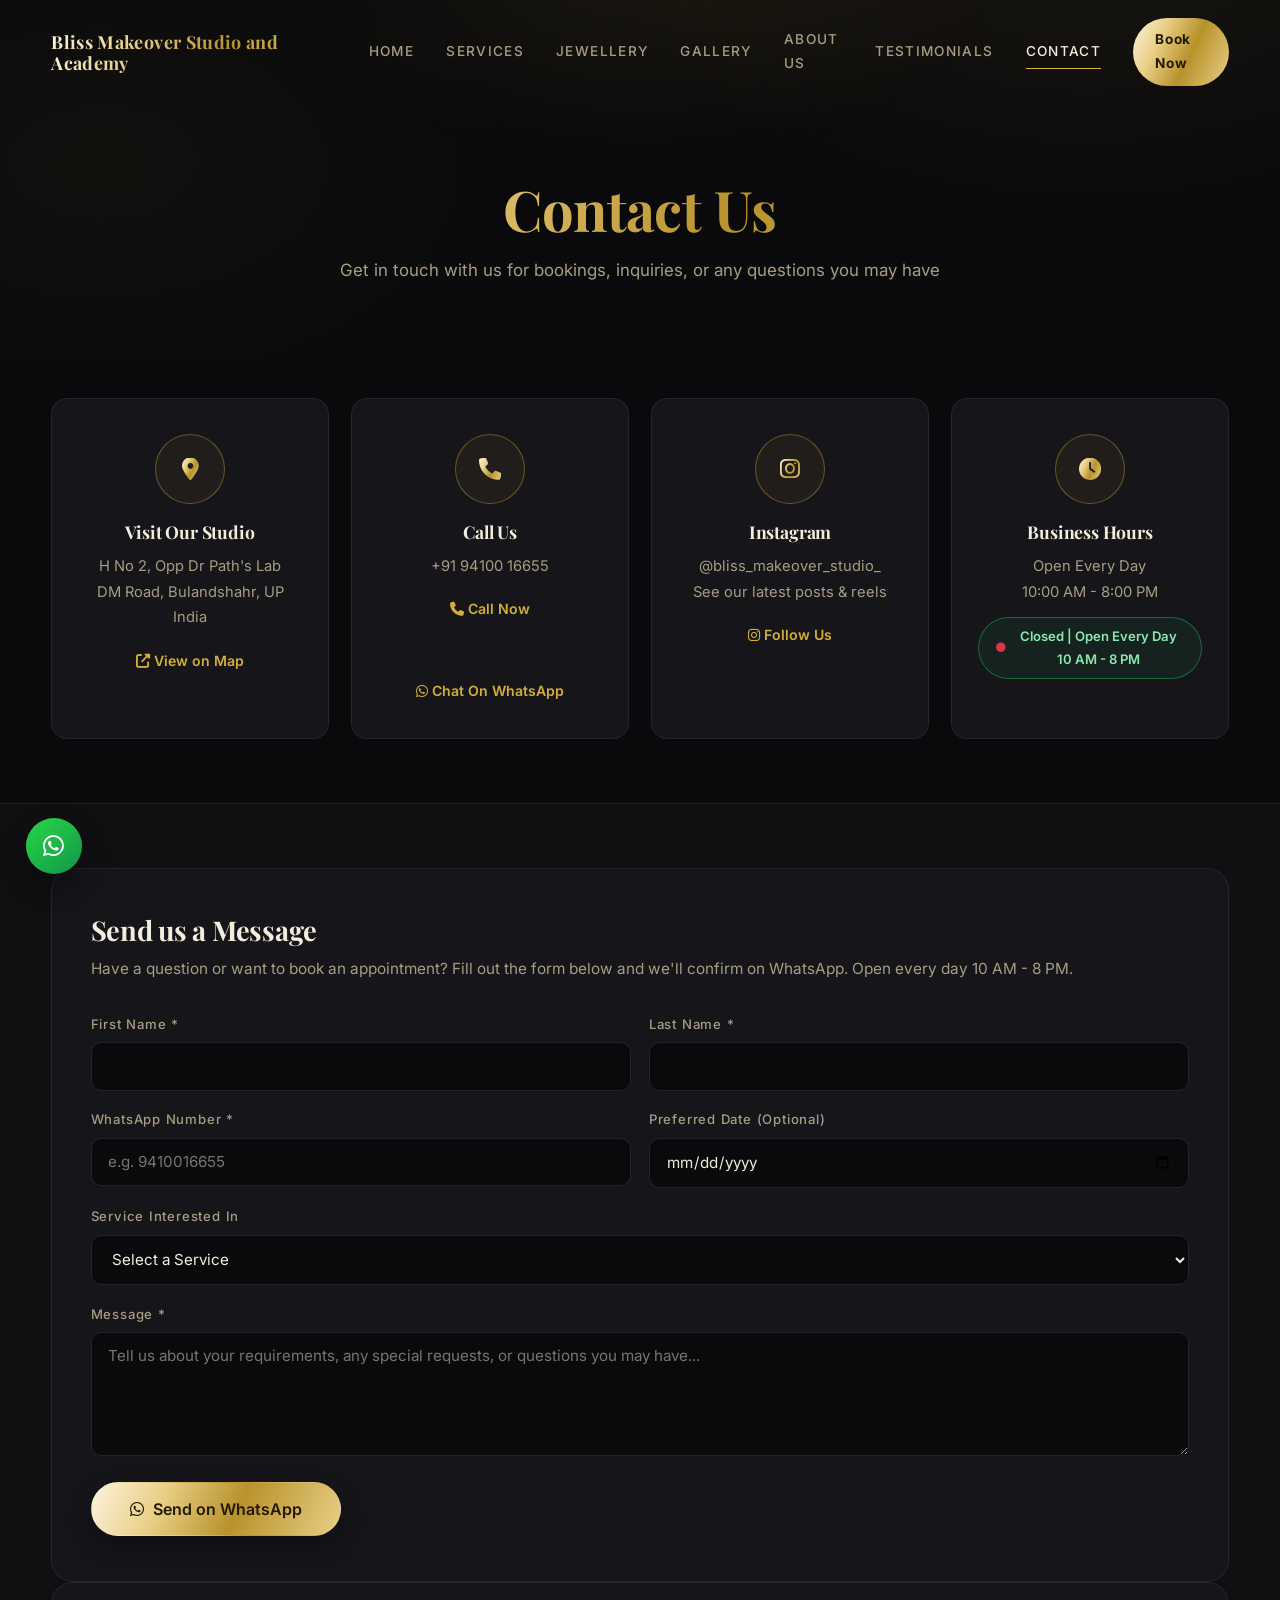
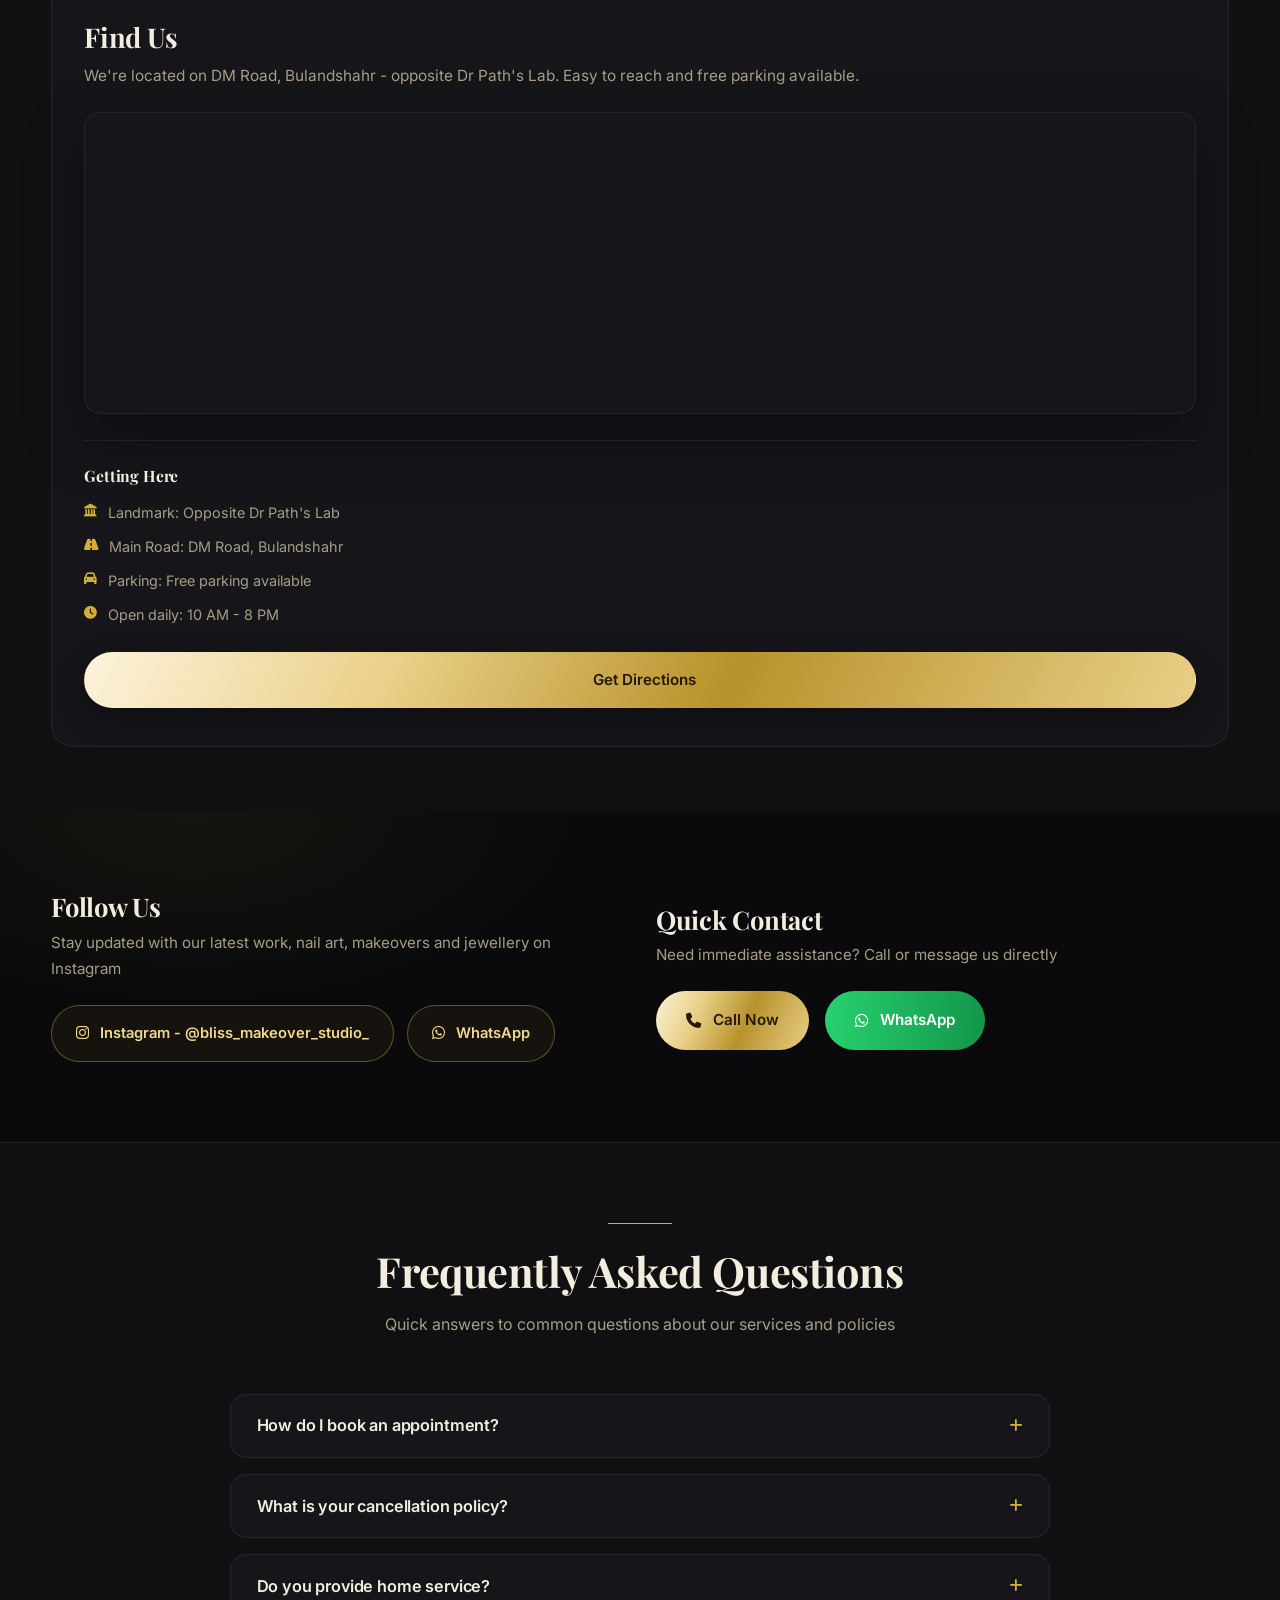
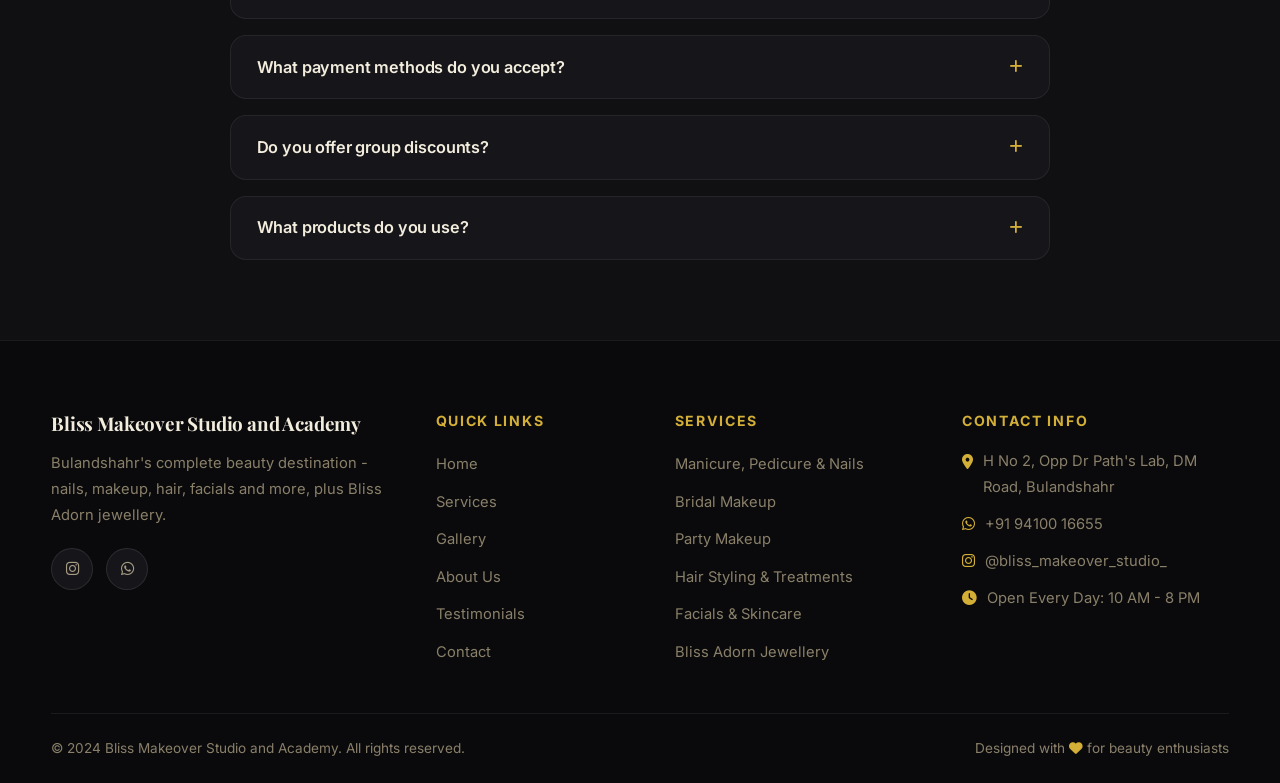
<file: contact.html>
<!DOCTYPE html>
<html lang="en">
<head>
    <meta charset="UTF-8">
    <meta name="viewport" content="width=device-width, initial-scale=1.0">
    <meta name="description" content="Contact Bliss Makeover Studio and Academy in Bulandshahr. Find our location, phone number, and business hours. Book your appointment on WhatsApp or visit us on DM Road.">
    <meta name="keywords" content="contact Bliss Makeover Studio and Academy, Bulandshahr makeover studio, beauty salon contact, makeup artist phone number, studio location">
    <title>Contact Us - Bliss Makeover Studio and Academy | Bulandshahr</title>
    
    <!-- Favicon -->
    <link rel="icon" type="image/x-icon" href="assets/favicon.ico">
    
    <!-- PWA Manifest -->
    <link rel="manifest" href="manifest.json">
    
    <!-- Theme Color -->
    <meta name="theme-color" content="#0a0a0c">
    
    <!-- Font Awesome -->
    <link rel="stylesheet" href="https://cdnjs.cloudflare.com/ajax/libs/font-awesome/6.4.0/css/all.min.css">
    
    <!-- Google Fonts -->
    <link href="https://fonts.googleapis.com/css2?family=Playfair+Display:wght@400;500;600;700&family=Inter:wght@300;400;500;600;700&display=swap" rel="stylesheet">
    
    <!-- Custom CSS -->
    <link rel="stylesheet" href="css/style.css">
    <link rel="stylesheet" href="css/contact.css">
</head>
<body>
    <!-- Navigation -->
    <nav class="navbar" id="navbar">
        <div class="nav-container">
            <div class="nav-logo">
                <h2>Bliss Makeover Studio and Academy</h2>
            </div>
            <div class="nav-menu" id="nav-menu">
                <a href="index.html" class="nav-link">Home</a>
                <a href="services.html" class="nav-link">Services</a>
                <a href="jewellery.html" class="nav-link">Jewellery</a>
                <a href="gallery.html" class="nav-link">Gallery</a>
                <a href="about.html" class="nav-link">About Us</a>
                <a href="testimonials.html" class="nav-link">Testimonials</a>
                <a href="contact.html" class="nav-link active">Contact</a>
                <a href="https://wa.me/919410016655?text=Hi%20Bliss%2C%20I%20want%20to%20book%20an%20appointment" class="nav-link book-now-btn">Book Now</a>
            </div>
            <div class="hamburger" id="hamburger">
                <span class="bar"></span>
                <span class="bar"></span>
                <span class="bar"></span>
            </div>
        </div>
    </nav>

    <!-- Page Header -->
    <section class="page-header">
        <div class="container">
            <h1>Contact Us</h1>
            <p>Get in touch with us for bookings, inquiries, or any questions you may have</p>
        </div>
    </section>

    <!-- Contact Information -->
    <section class="contact-info-section">
        <div class="container">
            <div class="contact-grid">
                <div class="contact-card">
                    <div class="contact-icon">
                        <i class="fas fa-map-marker-alt"></i>
                    </div>
                    <h3>Visit Our Studio</h3>
                    <p>H No 2, Opp Dr Path's Lab<br>DM Road, Bulandshahr, UP<br>India</p>
                    <a href="https://www.google.com/maps/search/?api=1&query=H+No+2,+Opp+Dr+Path's+Lab,+DM+Road,+Bulandshahr" target="_blank" class="contact-link">
                        <i class="fas fa-external-link-alt"></i> View on Map
                    </a>
                </div>

                <div class="contact-card">
                    <div class="contact-icon">
                        <i class="fas fa-phone"></i>
                    </div>
                    <h3>Call Us</h3>
                    <p>+91 94100 16655</p>
                    <a href="tel:+919410016655" class="contact-link">
                        <i class="fas fa-phone"></i> Call Now
                    </a>
                    <br>
                    <a href="https://wa.me/919410016655" target="_blank" class="contact-link">
                        <i class="fab fa-whatsapp"></i> Chat On WhatsApp
                    </a>
                </div>

                <div class="contact-card">
                    <div class="contact-icon">
                        <i class="fab fa-instagram"></i>
                    </div>
                    <h3>Instagram</h3>
                    <p>@bliss_makeover_studio_<br>See our latest posts & reels</p>
                    <a href="https://www.instagram.com/bliss_makeover_studio_" target="_blank" class="contact-link">
                        <i class="fab fa-instagram"></i> Follow Us
                    </a>
                </div>

                <div class="contact-card">
                    <div class="contact-icon">
                        <i class="fas fa-clock"></i>
                    </div>
                    <h3>Business Hours</h3>
                    <p>Open Every Day<br>10:00 AM - 8:00 PM</p>
                    <span class="status-indicator">
                        <i class="fas fa-circle"></i> Open Every Day
                    </span>
                </div>
            </div>
        </div>
    </section>

    <!-- Contact Form & Map -->
    <section class="contact-form-map">
        <div class="container">
            <div class="contact-content">
                <div class="contact-form-section">
                    <h2>Send us a Message</h2>
                    <p>Have a question or want to book an appointment? Fill out the form below and we'll confirm on WhatsApp. Open every day 10 AM - 8 PM.</p>
                    
                    <form id="contactForm" class="contact-form">
                        <div class="form-row">
                            <div class="form-group">
                                <label for="firstName">First Name *</label>
                                <input type="text" id="firstName" name="firstName" required>
                            </div>
                            <div class="form-group">
                                <label for="lastName">Last Name *</label>
                                <input type="text" id="lastName" name="lastName" required>
                            </div>
                        </div>
                        
                        <div class="form-row">
                            <div class="form-group">
                                <label for="phone">WhatsApp Number *</label>
                                <input type="tel" id="phone" name="phone" placeholder="e.g. 9410016655" required>
                            </div>
                            <div class="form-group">
                                <label for="preferredDate">Preferred Date (Optional)</label>
                                <input type="date" id="preferredDate" name="preferredDate">
                            </div>
                        </div>
                        
                        <div class="form-group">
                            <label for="service">Service Interested In</label>
                            <select id="service" name="service">
                                <option value="">Select a Service</option>
                                <option value="nails">Manicure / Pedicure / Nails</option>
                                <option value="facial">Facials & Skincare</option>
                                <option value="hair">Hair Styling & Treatments</option>
                                <option value="makeup">Bridal & Party Makeup</option>
                                <option value="waxing">Waxing & Threading</option>
                                <option value="jewellery">Bliss Adorn Jewellery</option>
                                <option value="other">Other</option>
                            </select>
                        </div>
                        
                        <div class="form-group">
                            <label for="message">Message *</label>
                            <textarea id="message" name="message" rows="5" placeholder="Tell us about your requirements, any special requests, or questions you may have..." required></textarea>
                        </div>
                        
                        <button type="submit" class="btn btn-primary btn-large">
                            <i class="fab fa-whatsapp"></i> Send on WhatsApp
                        </button>
                    </form>
                </div>

                <div class="map-section">
                    <h2>Find Us</h2>
                    <p>We're located on DM Road, Bulandshahr - opposite Dr Path's Lab. Easy to reach and free parking available.</p>
                    
                    <div class="map-container">
                        <iframe
                            src="https://www.google.com/maps?q=H+No+2,+Opp+Dr+Path%27s+Lab,+DM+Road,+Bulandshahr+203001&output=embed"
                            width="100%" height="300" style="border: 0; display: block;" allowfullscreen loading="lazy"
                            referrerpolicy="no-referrer-when-downgrade" title="Bliss Makeover Studio and Academy location map">
                        </iframe>
                    </div>
                    
                    <div class="map-info">
                        <div class="map-details">
                            <h4>Getting Here</h4>
                            <ul>
                                <li><i class="fas fa-landmark"></i> Landmark: Opposite Dr Path's Lab</li>
                                <li><i class="fas fa-road"></i> Main Road: DM Road, Bulandshahr</li>
                                <li><i class="fas fa-car"></i> Parking: Free parking available</li>
                                <li><i class="fas fa-clock"></i> Open daily: 10 AM - 8 PM</li>
                            </ul>
                            <a href="https://www.google.com/maps/search/?api=1&query=H+No+2,+Opp+Dr+Path's+Lab,+DM+Road,+Bulandshahr" target="_blank" class="btn btn-primary" style="width: 100%; margin-top: 1rem;">
                                <i class="fas fa-directions-turn"></i> Get Directions
                            </a>
                        </div>
                    </div>
                </div>
            </div>
        </div>
    </section>

    <!-- Social Media & Quick Contact -->
    <section class="social-quick-contact">
        <div class="container">
            <div class="social-section">
                <h2>Follow Us</h2>
                <p>Stay updated with our latest work, nail art, makeovers and jewellery on Instagram</p>
                <div class="social-links">
                    <a href="https://www.instagram.com/bliss_makeover_studio_" target="_blank" class="social-link instagram">
                        <i class="fab fa-instagram"></i>
                        <span>Instagram - @bliss_makeover_studio_</span>
                    </a>
                    <a href="https://wa.me/919410016655" target="_blank" class="social-link whatsapp">
                        <i class="fab fa-whatsapp"></i>
                        <span>WhatsApp</span>
                    </a>
                </div>
            </div>

            <div class="quick-contact-section">
                <h2>Quick Contact</h2>
                <p>Need immediate assistance? Call or message us directly</p>
                <div class="quick-contact-buttons">
                    <a href="tel:+919410016655" class="quick-btn phone">
                        <i class="fas fa-phone"></i>
                        <span>Call Now</span>
                    </a>
                    <a href="https://wa.me/919410016655?text=Hi%20Bliss%2C%20I%20need%20assistance" class="quick-btn whatsapp" target="_blank">
                        <i class="fab fa-whatsapp"></i>
                        <span>WhatsApp</span>
                    </a>
                </div>
            </div>
        </div>
    </section>

    <!-- FAQ Section -->
    <section class="faq-section">
        <div class="container">
            <div class="section-header">
                <h2>Frequently Asked Questions</h2>
                <p>Quick answers to common questions about our services and policies</p>
            </div>
            
            <div class="faq-grid">
                <div class="faq-item">
                    <div class="faq-question">
                        <h3>How do I book an appointment?</h3>
                        <i class="fas fa-plus"></i>
                    </div>
                    <div class="faq-answer">
                        <p>You can book an appointment by calling us at +91 94100 16655, using our online booking form, or visiting our studio. We recommend booking 1-2 weeks in advance for regular services and 2-3 months for bridal packages.</p>
                    </div>
                </div>

                <div class="faq-item">
                    <div class="faq-question">
                        <h3>What is your cancellation policy?</h3>
                        <i class="fas fa-plus"></i>
                    </div>
                    <div class="faq-answer">
                        <p>We require 48 hours notice for cancellations. Cancellations made within 48 hours may be subject to a 50% cancellation fee. For bridal packages, we require 1 week notice for cancellations.</p>
                    </div>
                </div>

                <div class="faq-item">
                    <div class="faq-question">
                        <h3>Do you provide home service?</h3>
                        <i class="fas fa-plus"></i>
                    </div>
                    <div class="faq-answer">
                        <p>Yes, we provide home service for an additional travel fee. This is especially popular for bridal packages and group bookings. Please contact us for pricing and availability.</p>
                    </div>
                </div>

                <div class="faq-item">
                    <div class="faq-question">
                        <h3>What payment methods do you accept?</h3>
                        <i class="fas fa-plus"></i>
                    </div>
                    <div class="faq-answer">
                        <p>We accept cash, credit/debit cards, UPI payments, and digital wallets. For bridal packages, we require a 50% advance payment at the time of booking.</p>
                    </div>
                </div>

                <div class="faq-item">
                    <div class="faq-question">
                        <h3>Do you offer group discounts?</h3>
                        <i class="fas fa-plus"></i>
                    </div>
                    <div class="faq-answer">
                        <p>Yes, we offer special rates for group bookings of 3 or more people. Contact us for custom pricing and packages for your group.</p>
                    </div>
                </div>

                <div class="faq-item">
                    <div class="faq-question">
                        <h3>What products do you use?</h3>
                        <i class="fas fa-plus"></i>
                    </div>
                    <div class="faq-answer">
                        <p>We use only premium, professional-grade makeup brands including MAC, Bobbi Brown, NARS, and other high-quality products that are safe for all skin types and provide long-lasting results.</p>
                    </div>
                </div>
            </div>
        </div>
    </section>

    <!-- Footer -->
    <footer class="footer">
        <div class="container">
            <div class="footer-content">
                <div class="footer-section">
                    <h3>Bliss Makeover Studio and Academy</h3>
                    <p>Bulandshahr's complete beauty destination - nails, makeup, hair, facials and more, plus Bliss Adorn jewellery.</p>
                    <div class="social-links">
                        <a href="https://www.instagram.com/bliss_makeover_studio_" target="_blank" class="social-link"><i class="fab fa-instagram"></i></a>
                        
                        <a href="https://wa.me/919410016655" target="_blank" class="social-link"><i class="fab fa-whatsapp"></i></a>
                    </div>
                </div>
                <div class="footer-section">
                    <h4>Quick Links</h4>
                    <ul>
                        <li><a href="index.html">Home</a></li>
                        <li><a href="services.html">Services</a></li>
                        <li><a href="gallery.html">Gallery</a></li>
                        <li><a href="about.html">About Us</a></li>
                        <li><a href="testimonials.html">Testimonials</a></li>
                        <li><a href="contact.html">Contact</a></li>
                    </ul>
                </div>
                <div class="footer-section">
                    <h4>Services</h4>
                    <ul>
                        <li><a href="services.html#nails">Manicure, Pedicure & Nails</a></li>
                        <li><a href="services.html#bridal">Bridal Makeup</a></li>
                        <li><a href="services.html#party">Party Makeup</a></li>
                        <li><a href="services.html#hair">Hair Styling & Treatments</a></li>
                        <li><a href="services.html#facial">Facials & Skincare</a></li>
                        <li><a href="jewellery.html">Bliss Adorn Jewellery</a></li>
                    </ul>
                </div>
                <div class="footer-section">
                    <h4>Contact Info</h4>
                    <div class="contact-info">
                        <p><i class="fas fa-map-marker-alt"></i> H No 2, Opp Dr Path's Lab, DM Road, Bulandshahr</p>
                        <p><i class="fab fa-whatsapp"></i> +91 94100 16655</p>
                        <p><i class="fab fa-instagram"></i> @bliss_makeover_studio_</p>
                        <p><i class="fas fa-clock"></i> Open Every Day: 10 AM - 8 PM</p>
                    </div>
                </div>
            </div>
            <div class="footer-bottom">
                <p>&copy; 2024 Bliss Makeover Studio and Academy. All rights reserved.</p>
                <p>Designed with <i class="fas fa-heart"></i> for beauty enthusiasts</p>
            </div>
        </div>
    </footer>

    <!-- Floating WhatsApp Button -->
    <a href="https://wa.me/919410016655?text=Hi%20Bliss%2C%20I%20want%20to%20book%20an%20appointment" target="_blank" class="whatsapp-float" aria-label="Chat with us on WhatsApp">
        <i class="fab fa-whatsapp"></i>
    </a>

    <!-- Back to Top Button -->
    <button class="back-to-top" id="backToTop">
        <i class="fas fa-arrow-up"></i>
    </button>

    <!-- JavaScript -->
    <script src="js/script.js"></script>
    <script src="js/contact.js"></script>
</body>
</html>
</file>
<file: css/style.css>
/* ============================================================
   BLISS MAKEOVER STUDIO - CHROME LUXURY DESIGN SYSTEM
   ============================================================ */

:root {
    --bg-0: #0a0a0c;
    --bg-1: #101013;
    --bg-2: #15151a;
    --bg-3: #1c1c23;
    --line: rgba(255, 255, 255, 0.07);
    --line-2: rgba(212, 175, 55, 0.28);
    --t-1: #f3eddd;
    --t-2: #a89d84;
    --t-3: #8a806a;
    --gold: #d4af37;
    --gold-light: #f0d98c;
    --gold-deep: #8a6a1f;
    --whatsapp: #25d366;
    --chrome: linear-gradient(115deg, #fdf3dc 0%, #e9cf87 28%, #b8922b 58%, #e9cf87 100%);
    --gold-line: linear-gradient(90deg, transparent, rgba(212, 175, 55, 0.55), transparent);
    --radius: 16px;
    --radius-lg: 22px;
    --shadow: 0 24px 60px rgba(0, 0, 0, 0.38);
}

* {
    margin: 0;
    padding: 0;
    box-sizing: border-box;
}

html {
    scroll-behavior: smooth;
}

body {
    background: var(--bg-0);
    color: var(--t-1);
    font-family: 'Inter', sans-serif;
    font-size: 16px;
    line-height: 1.75;
    overflow-x: hidden;
}

h1, h2, h3, h4 {
    font-family: 'Playfair Display', serif;
    font-weight: 700;
    line-height: 1.18;
    letter-spacing: -0.01em;
}

a {
    text-decoration: none;
    color: inherit;
    transition: color 0.25s ease;
}

img {
    max-width: 100%;
    display: block;
}

ul {
    list-style: none;
}

body::before {
    content: "";
    position: fixed;
    inset: 0;
    z-index: -2;
    background:
        radial-gradient(800px 480px at 85% -8%, rgba(212, 175, 55, 0.07), transparent 60%),
        radial-gradient(700px 420px at 8% 18%, rgba(212, 175, 55, 0.04), transparent 60%),
        var(--bg-0);
}

.container {
    width: min(1180px, 92%);
    margin: 0 auto;
}

/* ============ NAVIGATION ============ */

.navbar {
    position: fixed;
    top: 0;
    left: 0;
    right: 0;
    z-index: 1000;
    padding: 1.15rem 0;
    transition: background 0.35s ease, padding 0.35s ease, border-color 0.35s ease;
    border-bottom: 1px solid transparent;
}

.navbar.scrolled {
    background: rgba(10, 10, 13, 0.86);
    backdrop-filter: blur(14px);
    -webkit-backdrop-filter: blur(14px);
    border-bottom-color: var(--line);
    padding: 0.7rem 0;
}

.nav-container {
    width: min(1180px, 92%);
    margin: 0 auto;
    display: flex;
    align-items: center;
    justify-content: space-between;
    gap: 1.5rem;
}

.nav-logo h2 {
    font-family: 'Playfair Display', serif;
    font-size: 1.12rem;
    font-weight: 700;
    letter-spacing: 0.02em;
    background: var(--chrome);
    -webkit-background-clip: text;
    background-clip: text;
    -webkit-text-fill-color: transparent;
}

.nav-menu {
    display: flex;
    align-items: center;
    gap: 2rem;
}

.nav-link {
    position: relative;
    font-size: 0.85rem;
    font-weight: 500;
    letter-spacing: 0.1em;
    text-transform: uppercase;
    color: var(--t-2);
    padding: 0.3rem 0;
}

.nav-link::after {
    content: "";
    position: absolute;
    left: 0;
    bottom: 0;
    height: 1px;
    width: 0;
    background: var(--gold);
    transition: width 0.3s ease;
}

.nav-link:hover,
.nav-link.active {
    color: var(--t-1);
}

.nav-link:hover::after,
.nav-link.active::after {
    width: 100%;
}

.nav-link.book-now-btn {
    background: var(--chrome);
    color: #241a04;
    padding: 0.62rem 1.4rem;
    border-radius: 999px;
    text-transform: none;
    letter-spacing: 0.04em;
    font-weight: 700;
    transition: transform 0.25s ease, box-shadow 0.25s ease;
}

.nav-link.book-now-btn:hover {
    transform: translateY(-2px);
    box-shadow: 0 10px 26px rgba(0, 0, 0, 0.4);
}

.nav-link.book-now-btn::after {
    display: none;
}

.hamburger {
    display: none;
    flex-direction: column;
    gap: 6px;
    cursor: pointer;
    padding: 6px;
}

.hamburger .bar {
    width: 26px;
    height: 2px;
    border-radius: 3px;
    background: var(--gold);
    transition: 0.3s ease;
}

.hamburger.active .bar:nth-child(1) { transform: translateY(8px) rotate(45deg); }
.hamburger.active .bar:nth-child(2) { opacity: 0; }
.hamburger.active .bar:nth-child(3) { transform: translateY(-8px) rotate(-45deg); }

/* ============ BUTTONS ============ */

.btn {
    display: inline-flex;
    align-items: center;
    justify-content: center;
    gap: 0.55rem;
    padding: 0.85rem 1.9rem;
    border-radius: 999px;
    font-family: 'Inter', sans-serif;
    font-weight: 600;
    font-size: 0.95rem;
    border: 1px solid transparent;
    cursor: pointer;
    transition: transform 0.25s ease, box-shadow 0.25s ease, background 0.25s ease, border-color 0.25s ease, color 0.25s ease;
}

.btn-primary {
    background: var(--chrome);
    color: #241a04;
    box-shadow: 0 10px 28px rgba(0, 0, 0, 0.3);
}

.btn-primary:hover {
    transform: translateY(-2px);
    box-shadow: 0 16px 38px rgba(0, 0, 0, 0.42);
}

.btn-secondary {
    background: transparent;
    color: var(--t-1);
    border-color: rgba(212, 175, 55, 0.45);
}

.btn-secondary:hover {
    border-color: var(--gold);
    color: var(--gold-light);
    transform: translateY(-2px);
}

.btn-whatsapp {
    background: linear-gradient(95deg, #28d16f, #12964a);
    color: #fff;
    box-shadow: 0 10px 28px rgba(0, 0, 0, 0.3);
}

.btn-whatsapp:hover {
    transform: translateY(-2px);
    box-shadow: 0 14px 34px rgba(37, 211, 102, 0.28);
}

.btn-large {
    padding: 1.02rem 2.4rem;
    font-size: 1rem;
}

.text-center {
    text-align: center;
    margin-top: 2.75rem;
}

/* ============ SECTION HEADERS ============ */

.section-header {
    text-align: center;
    max-width: 680px;
    margin: 0 auto 3.5rem;
}

.section-header::before {
    content: "";
    display: block;
    width: 64px;
    height: 1px;
    background: var(--gold);
    margin: 0 auto 1.4rem;
}

.section-header h2 {
    font-size: clamp(1.9rem, 3.6vw, 2.6rem);
    color: var(--t-1);
    margin-bottom: 0.9rem;
}

.section-header p {
    color: var(--t-2);
    font-size: 1rem;
}

.section-header strong {
    color: var(--gold);
    font-weight: 600;
}

/* ============ HERO ============ */

.hero {
    position: relative;
    min-height: 100vh;
    display: grid;
    grid-template-columns: 1.05fr 0.95fr;
    align-items: center;
    gap: 3.5rem;
    padding: 8rem 7% 5.5rem;
    overflow: hidden;
}

.hero::before {
    content: "";
    position: absolute;
    width: 680px;
    height: 680px;
    border-radius: 50%;
    top: -260px;
    right: -180px;
    background: radial-gradient(circle, rgba(212, 175, 55, 0.16), rgba(212, 175, 55, 0.05) 55%, transparent 70%);
    z-index: -1;
}

.hero-text h1 {
    font-size: clamp(2.5rem, 5vw, 4.1rem);
    font-weight: 700;
    margin-bottom: 1.5rem;
}

.hero-text h1::first-line {
    background: linear-gradient(100deg, #f0d98c 0%, #d4af37 45%, #b8922b 100%);
    -webkit-background-clip: text;
    background-clip: text;
    -webkit-text-fill-color: transparent;
}

.hero-text p {
    color: var(--t-2);
    font-size: 1.1rem;
    max-width: 540px;
    margin-bottom: 2.4rem;
}

.hero-buttons {
    display: flex;
    flex-wrap: wrap;
    gap: 1rem;
}

.hero-image {
    position: relative;
    border-radius: 20px;
    overflow: hidden;
    box-shadow: var(--shadow);
    border: 1px solid rgba(212, 175, 55, 0.35);
    background: var(--bg-2);
}

.hero-image::after {
    content: "";
    position: absolute;
    inset: 0;
    background: linear-gradient(180deg, transparent 55%, rgba(10, 10, 13, 0.5));
    pointer-events: none;
}

.hero-image img {
    width: 100%;
    height: 60vh;
    min-height: 430px;
    object-fit: cover;
}

/* ============ ONGOING OFFERS ============ */

.offers-section {
    padding: 6rem 0;
    background: linear-gradient(180deg, var(--bg-1), var(--bg-0));
    position: relative;
    overflow: hidden;
}

.offers-section::before {
    content: "";
    position: absolute;
    inset: 0;
    z-index: 0;
    background: radial-gradient(760px 300px at 50% 0%, rgba(212, 175, 55, 0.08), transparent 70%);
}

.offers-section .container {
    position: relative;
    z-index: 1;
}

.offer-ladder {
    max-width: 940px;
    margin: 2.8rem auto 0;
    display: flex;
    flex-direction: column;
    gap: 1rem;
}

.ladder-row {
    display: grid;
    grid-template-columns: 180px 1fr auto;
    align-items: center;
    gap: 1.8rem;
    background: var(--bg-2);
    border: 1px solid var(--line);
    border-left: 3px solid rgba(212, 175, 55, 0.6);
    border-radius: var(--radius);
    padding: 1.6rem 1.8rem;
    transition: transform 0.3s ease, border-color 0.3s ease, box-shadow 0.3s ease;
}

.ladder-row:hover {
    transform: translateY(-3px);
    border-color: rgba(212, 175, 55, 0.45);
    box-shadow: var(--shadow);
}

.ladder-price {
    font-family: 'Playfair Display', serif;
    font-size: 2.1rem;
    font-weight: 700;
    background: var(--chrome);
    -webkit-background-clip: text;
    background-clip: text;
    -webkit-text-fill-color: transparent;
    line-height: 1.1;
    white-space: nowrap;
}

.ladder-info h3 {
    font-size: 1.18rem;
    margin-bottom: 0.5rem;
}

.ladder-items {
    list-style: none;
    display: flex;
    flex-wrap: wrap;
    gap: 0.4rem 1rem;
}

.ladder-items li {
    color: var(--t-2);
    font-size: 0.92rem;
    padding-left: 1.05rem;
    position: relative;
}

.ladder-items li::before {
    content: "\f00c";
    font-family: "Font Awesome 6 Free";
    font-weight: 900;
    font-size: 0.68rem;
    color: var(--gold);
    position: absolute;
    left: 0;
    top: 0.35rem;
}

.ladder-cta {
    display: flex;
    flex-direction: column;
    align-items: flex-end;
    gap: 0.5rem;
}

.ladder-valid {
    color: var(--gold-light);
    font-size: 0.78rem;
    font-weight: 600;
    letter-spacing: 0.02em;
}

.ladder-valid i {
    margin-right: 0.4rem;
    color: var(--gold);
}

.offer-help {
    max-width: 940px;
    margin: 2rem auto 0;
    text-align: center;
    border: 1px dashed rgba(212, 175, 55, 0.45);
    border-radius: var(--radius);
    padding: 1.6rem 1.5rem;
    background: linear-gradient(180deg, var(--bg-2), rgba(212, 175, 55, 0.05));
}

.offer-help p {
    color: var(--t-2);
    font-size: 0.95rem;
    margin-bottom: 1rem;
}

@media (max-width: 768px) {
    .ladder-row {
        grid-template-columns: 1fr;
        gap: 1rem;
        padding: 1.4rem 1.4rem;
    }

    .ladder-cta {
        align-items: flex-start;
    }
}

/* ============ SERVICE CARDS (home) ============ */

.services-preview,
.all-testimonials {
    padding: 6rem 0;
}

.services-preview {
    background: linear-gradient(180deg, var(--bg-0), var(--bg-1));
}

.services-grid {
    display: grid;
    grid-template-columns: repeat(4, 1fr);
    gap: 1.5rem;
    margin-bottom: 2.5rem;
}

.service-card {
    background: var(--bg-2);
    border: 1px solid var(--line);
    border-radius: var(--radius);
    padding: 2.3rem 1.7rem;
    text-align: center;
    display: flex;
    flex-direction: column;
    align-items: center;
    gap: 0.85rem;
    transition: transform 0.3s ease, border-color 0.3s ease, box-shadow 0.3s ease;
}

.service-card:hover {
    transform: translateY(-6px);
    border-color: var(--line-2);
    box-shadow: var(--shadow);
}

.service-icon {
    width: 74px;
    height: 74px;
    border-radius: 50%;
    display: grid;
    place-items: center;
    font-size: 1.5rem;
    border: 1px solid rgba(212, 175, 55, 0.4);
    background: rgba(212, 175, 55, 0.06);
    margin-bottom: 0.2rem;
}

.service-icon i {
    background: var(--chrome);
    -webkit-background-clip: text;
    background-clip: text;
    -webkit-text-fill-color: transparent;
}

.service-card h3 {
    font-size: 1.12rem;
}

.service-card p {
    color: var(--t-2);
    font-size: 0.92rem;
    flex-grow: 1;
}

.service-card .price {
    display: inline-block;
    margin-top: 0.6rem;
    padding: 0.35rem 1rem;
    border-radius: 999px;
    font-size: 0.84rem;
    font-weight: 600;
    color: var(--gold-light);
    border: 1px solid rgba(212, 175, 55, 0.4);
    background: rgba(212, 175, 55, 0.07);
}

/* ============ SPLIT SECTIONS ============ */

.about-preview {
    padding: 6rem 0;
    background: var(--bg-1);
}

.about-content {
    display: grid;
    grid-template-columns: 1fr 1fr;
    align-items: center;
    gap: 3.5rem;
}

.about-content .about-image {
    border-radius: var(--radius);
    overflow: hidden;
    border: 1px solid rgba(212, 175, 55, 0.25);
    box-shadow: var(--shadow);
}

.about-content .about-image img {
    width: 100%;
    height: 430px;
    object-fit: cover;
}

.about-text h2 {
    font-size: clamp(1.7rem, 3.2vw, 2.3rem);
    margin-bottom: 1.1rem;
}

.about-text p {
    color: var(--t-2);
    margin-bottom: 1.6rem;
}

.about-stats {
    display: flex;
    gap: 1rem;
    margin-bottom: 2rem;
    flex-wrap: wrap;
}

.stat {
    flex: 1;
    min-width: 130px;
    background: var(--bg-2);
    border: 1px solid var(--line);
    border-radius: var(--radius);
    padding: 1.2rem 1rem;
    text-align: center;
}

.stat h3 {
    font-family: 'Playfair Display', serif;
    font-size: 1.7rem;
    background: var(--chrome);
    -webkit-background-clip: text;
    background-clip: text;
    -webkit-text-fill-color: transparent;
    margin-bottom: 0.15rem;
}

.stat p {
    color: var(--t-3, var(--t-2));
    font-size: 0.8rem;
    margin: 0;
    letter-spacing: 0.06em;
    text-transform: uppercase;
}

.btn-row {
    display: flex;
    flex-wrap: wrap;
    gap: 1rem;
    align-items: center;
}

/* ============ TESTIMONIALS (home) ============ */

.testimonials-preview {
    padding: 6rem 0;
    background: var(--bg-0);
}

.testimonials-grid {
    display: grid;
    grid-template-columns: repeat(3, 1fr);
    gap: 1.5rem;
}

.testimonial-card {
    background: var(--bg-2);
    border: 1px solid var(--line);
    border-radius: var(--radius);
    padding: 2.1rem 1.9rem;
    display: flex;
    flex-direction: column;
    gap: 1rem;
    position: relative;
    transition: transform 0.3s ease, border-color 0.3s ease, box-shadow 0.3s ease;
}

.testimonial-card::before {
    content: "\201C";
    position: absolute;
    top: 0.2rem;
    right: 1.4rem;
    font-family: 'Playfair Display', serif;
    font-size: 4.2rem;
    line-height: 1;
    color: var(--gold);
    opacity: 0.22;
}

.testimonial-card:hover {
    transform: translateY(-5px);
    border-color: var(--line-2);
    box-shadow: var(--shadow);
}

.testimonial-card p {
    color: var(--t-2);
    font-size: 0.95rem;
    flex-grow: 1;
}

.stars {
    color: var(--gold);
    font-size: 0.85rem;
    letter-spacing: 0.18em;
}

.client-info {
    display: flex;
    align-items: center;
    gap: 0.85rem;
}

.client-avatar {
    width: 48px;
    height: 48px;
    border-radius: 50%;
    object-fit: cover;
    border: 2px solid rgba(212, 175, 55, 0.55);
    flex-shrink: 0;
}

.client-info h4 {
    font-family: 'Playfair Display', serif;
    font-size: 1rem;
    font-weight: 700;
}

.client-info span {
    color: var(--t-3);
    font-size: 0.78rem;
    text-transform: uppercase;
    letter-spacing: 0.1em;
}

/* ============ INSTAGRAM (home) ============ */

.all-testimonials {
    background: var(--bg-1);
    border-top: 1px solid var(--line);
}

/* ============ FORMS ============ */

.form-row {
    display: grid;
    grid-template-columns: 1fr 1fr;
    gap: 1.1rem;
}

.form-group {
    margin-bottom: 1.1rem;
}

.form-group label {
    display: block;
    font-size: 0.82rem;
    font-weight: 500;
    color: var(--t-2);
    letter-spacing: 0.06em;
    margin-bottom: 0.4rem;
}

.form-group input,
.form-group select,
.form-group textarea {
    width: 100%;
    background: var(--bg-0);
    border: 1px solid rgba(255, 255, 255, 0.1);
    border-radius: 10px;
    padding: 0.85rem 1rem;
    color: var(--t-1);
    font-family: 'Inter', sans-serif;
    font-size: 0.95rem;
    transition: border-color 0.25s ease, box-shadow 0.25s ease;
}

.form-group input:focus,
.form-group select:focus,
.form-group textarea:focus {
    outline: none;
    border-color: var(--gold);
    box-shadow: 0 0 0 3px rgba(212, 175, 55, 0.12);
}

.form-group textarea {
    resize: vertical;
    min-height: 110px;
}

.form-group input.error,
.form-group textarea.error {
    border-color: #d64b4b;
}

select {
    background: var(--bg-2);
    color: var(--t-1);
}

/* ============ FOOTER ============ */

.footer {
    background: var(--bg-0);
    border-top: 1px solid var(--line);
    padding: 4.5rem 0 0;
}

.footer-content {
    display: grid;
    grid-template-columns: 1.4fr 0.8fr 1fr 1.1fr;
    gap: 2.8rem;
    padding-bottom: 3rem;
}

.footer-section h3 {
    font-family: 'Playfair Display', serif;
    font-size: 1.18rem;
    margin-bottom: 1rem;
}

.footer-section h4 {
    font-size: 0.88rem;
    font-family: 'Inter', sans-serif;
    text-transform: uppercase;
    letter-spacing: 0.12em;
    color: var(--gold);
    margin-bottom: 1.2rem;
}

.footer-section p,
.footer-section ul a {
    color: var(--t-3);
    font-size: 0.92rem;
}

.footer-section p {
    margin-bottom: 1.2rem;
}

.footer-section ul {
    display: flex;
    flex-direction: column;
    gap: 0.55rem;
}

.footer-section ul a:hover {
    color: var(--gold-light);
}

.social-links {
    display: flex;
    gap: 0.8rem;
    margin-top: 1.1rem;
}

.social-link {
    width: 42px;
    height: 42px;
    border-radius: 50%;
    display: grid;
    place-items: center;
    background: var(--bg-2);
    border: 1px solid rgba(255, 255, 255, 0.1);
    color: var(--t-2);
    font-size: 0.95rem;
    transition: transform 0.25s ease, color 0.25s ease, border-color 0.25s ease;
}

.social-link:hover {
    transform: translateY(-3px);
    color: var(--gold);
    border-color: var(--gold);
}

.contact-info p {
    display: flex;
    align-items: flex-start;
    gap: 0.6rem;
    margin-bottom: 0.7rem;
}

.contact-info p i {
    color: var(--gold);
    margin-top: 0.35rem;
}

.footer-bottom {
    border-top: 1px solid var(--line);
    padding: 1.4rem 0;
    display: flex;
    justify-content: space-between;
    flex-wrap: wrap;
    gap: 0.5rem;
    color: var(--t-3);
    font-size: 0.85rem;
}

.footer-bottom i {
    color: var(--gold);
}

/* ============ PAGE HEADER ============ */

.page-header {
    padding: 11rem 0 5rem;
    text-align: center;
    position: relative;
    overflow: hidden;
}

.page-header::before {
    content: "";
    position: absolute;
    inset: 0;
    z-index: -1;
    background: radial-gradient(560px 320px at 50% -10%, rgba(212, 175, 55, 0.08), transparent 65%);
}

.page-header h1 {
    font-size: clamp(2.4rem, 5vw, 3.5rem);
    margin-bottom: 0.9rem;
}

.page-header h1, .page-header h1 span {
    background: var(--chrome);
    -webkit-background-clip: text;
    background-clip: text;
    -webkit-text-fill-color: transparent;
}

.page-header p {
    color: var(--t-2);
    font-size: 1.06rem;
    max-width: 620px;
    margin: 0 auto;
}

/* ============ FLOATING BUTTONS ============ */

.whatsapp-float {
    position: fixed;
    left: 1.6rem;
    bottom: 1.6rem;
    z-index: 900;
    width: 56px;
    height: 56px;
    border-radius: 50%;
    display: grid;
    place-items: center;
    background: linear-gradient(140deg, #28d745, #12964a);
    color: #fff;
    font-size: 1.5rem;
    box-shadow: 0 12px 30px rgba(0, 0, 0, 0.4);
    transition: transform 0.25s ease;
}

.whatsapp-float:hover {
    transform: scale(1.06);
}

.back-to-top {
    position: fixed;
    right: 1.6rem;
    bottom: 1.6rem;
    z-index: 900;
    width: 48px;
    height: 48px;
    border-radius: 50%;
    border: 1px solid rgba(212, 175, 55, 0.4);
    background: var(--bg-2);
    color: var(--t-2);
    font-size: 0.95rem;
    cursor: pointer;
    opacity: 0;
    visibility: hidden;
    transform: translateY(12px);
    transition: opacity 0.3s ease, transform 0.3s ease, visibility 0.3s ease, color 0.3s ease, border-color 0.3s ease;
}

.back-to-top.show {
    opacity: 1;
    visibility: visible;
    transform: translateY(0);
}

.back-to-top:hover {
    color: var(--gold);
    border-color: var(--gold);
}

/* ============ MAP ============ */

.map-container {
    border-radius: var(--radius);
    overflow: hidden;
    border: 1px solid var(--line);
    box-shadow: var(--shadow);
    background: var(--bg-2);
}

.map-container iframe {
    display: block;
}

/* ============ FORM MESSAGES ============ */

.message {
    padding: 0.9rem 1.2rem;
    border-radius: 10px;
    margin-bottom: 1.2rem;
    font-size: 0.93rem;
    font-weight: 500;
    border: 1px solid;
}

.message.success {
    color: #8be8b0;
    background: rgba(37, 211, 102, 0.08);
    border-color: rgba(37, 211, 102, 0.35);
}

.message.error {
    color: #ff9c9c;
    background: rgba(255, 77, 77, 0.08);
    border-color: rgba(255, 77, 77, 0.35);
}

.field-error {
    color: #ff9c9c;
    font-size: 0.82rem;
    margin-top: 0.35rem;
}

.loading {
    display: inline-block;
    width: 16px;
    height: 16px;
    border: 2px solid rgba(255, 255, 255, 0.3);
    border-top-color: #fff;
    border-radius: 50%;
    animation: spin 0.7s linear infinite;
    vertical-align: middle;
    margin-right: 0.4rem;
}

@keyframes spin {
    to { transform: rotate(360deg); }
}

/* ============ SCROLL ANIMATIONS ============ */

.fade-in {
    opacity: 0;
    transform: translateY(24px);
    transition: opacity 0.7s ease, transform 0.7s ease;
}

.fade-in.visible {
    opacity: 1;
    transform: translateY(0);
}

/* ============ RESPONSIVE ============ */

@media (max-width: 1024px) {
    .services-grid {
        grid-template-columns: repeat(2, 1fr);
    }

    .footer-content {
        grid-template-columns: repeat(2, 1fr);
    }
}

@media (max-width: 896px) {
    .nav-menu {
        position: fixed;
        top: 0;
        right: -100%;
        width: min(340px, 82vw);
        height: 100vh;
        flex-direction: column;
        justify-content: center;
        gap: 1.8rem;
        background: rgba(11, 11, 14, 0.97);
        backdrop-filter: blur(16px);
        border-left: 1px solid var(--line);
        transition: right 0.4s ease;
        padding: 2rem;
        z-index: 999;
    }

    .nav-menu.active {
        right: 0;
    }

    .hamburger {
        display: flex;
        z-index: 1000;
    }

    .hero {
        grid-template-columns: 1fr;
        padding: 7.5rem 6% 4rem;
        text-align: center;
        gap: 2.5rem;
    }

    .hero-text p {
        margin-left: auto;
        margin-right: auto;
    }

    .hero-buttons {
        justify-content: center;
    }

    .hero-image {
        max-width: 620px;
        margin: 0 auto;
    }

    .hero-image img {
        height: 380px;
    }

    .about-content {
        grid-template-columns: 1fr;
    }

    .about-content .about-image img {
        height: 340px;
    }
}

@media (max-width: 640px) {
    .services-grid,
    .testimonials-grid {
        grid-template-columns: 1fr;
    }

    .form-row {
        grid-template-columns: 1fr;
    }

    .footer-content {
        grid-template-columns: 1fr;
        gap: 2rem;
    }

    .footer-bottom {
        flex-direction: column;
        text-align: center;
    }

    .hero-image img {
        height: 280px;
    }

    .about-stats {
        flex-direction: column;
    }

    .stat {
        min-width: 100%;
    }

    .nav-logo h2 {
        font-size: 0.95rem;
    }
}
</file>
<file: css/contact.css>
/* ============================================================
   CONTACT PAGE - CHROME LUXURY
   ============================================================ */

.contact-info-section {
    padding: 2rem 0 4rem;
    background: var(--bg-0);
}

.contact-grid {
    display: grid;
    grid-template-columns: repeat(4, 1fr);
    gap: 1.4rem;
}

.contact-card {
    background: var(--bg-2);
    border: 1px solid var(--line);
    border-radius: var(--radius);
    padding: 2.2rem 1.6rem;
    text-align: center;
    display: flex;
    flex-direction: column;
    align-items: center;
    gap: 0.7rem;
    transition: transform 0.3s ease, border-color 0.3s ease, box-shadow 0.3s ease;
}

.contact-card:hover {
    transform: translateY(-4px);
    border-color: rgba(212, 175, 55, 0.4);
    box-shadow: var(--shadow);
}

.contact-card h3 {
    font-size: 1.1rem;
}

.contact-card p {
    color: var(--t-2);
    font-size: 0.92rem;
}

.contact-icon {
    width: 70px;
    height: 70px;
    border-radius: 50%;
    display: grid;
    place-items: center;
    font-size: 1.4rem;
    border: 1px solid rgba(212, 175, 55, 0.4);
    background: rgba(212, 175, 55, 0.06);
    margin-bottom: 0.4rem;
}

.contact-icon i {
    background: var(--chrome);
    -webkit-background-clip: text;
    background-clip: text;
    -webkit-text-fill-color: transparent;
}

.contact-link {
    color: var(--gold);
    font-size: 0.88rem;
    font-weight: 600;
    margin-top: 0.4rem;
}

.contact-link:hover {
    color: var(--gold-light);
}

.status-indicator {
    display: inline-flex;
    align-items: center;
    gap: 0.5rem;
    padding: 0.45rem 1.1rem;
    border-radius: 999px;
    font-size: 0.82rem;
    font-weight: 600;
    color: #8be8b0;
    border: 1px solid rgba(37, 211, 102, 0.4);
    background: rgba(37, 211, 102, 0.07);
}

.status-indicator i {
    font-size: 0.6rem;
}

/* ============ FORM + MAP ============ */

.contact-form-map {
    padding: 4rem 0;
    background: var(--bg-1);
    border-top: 1px solid var(--line);
}

.contact-form-section {
    background: var(--bg-2);
    border: 1px solid var(--line);
    border-radius: var(--radius-lg);
    padding: 2.8rem 2.4rem;
}

.contact-form-section h2 {
    font-size: 1.7rem;
    margin-bottom: 0.6rem;
}

.contact-form-section > p {
    color: var(--t-2);
    margin-bottom: 1.9rem;
    font-size: 0.96rem;
}

.map-section {
    background: var(--bg-2);
    border: 1px solid var(--line);
    border-radius: var(--radius-lg);
    padding: 2.4rem 2rem;
}

.map-section h2 {
    font-size: 1.7rem;
    margin-bottom: 0.6rem;
}

.map-section > p {
    color: var(--t-2);
    margin-bottom: 1.4rem;
    font-size: 0.96rem;
}

.map-container {
    border-radius: var(--radius);
    overflow: hidden;
    border: 1px solid var(--line);
}

.map-info {
    margin-top: 1.6rem;
    padding-top: 1.6rem;
    border-top: 1px solid var(--line);
}

.map-details h4 {
    font-size: 0.98rem;
    margin-bottom: 0.9rem;
}

.map-details ul {
    display: flex;
    flex-direction: column;
    gap: 0.55rem;
    margin-bottom: 0.6rem;
}

.map-details li {
    display: flex;
    align-items: flex-start;
    gap: 0.65rem;
    color: var(--t-2);
    font-size: 0.9rem;
}

.map-details li i {
    color: var(--gold);
    margin-top: 0.35rem;
    font-size: 0.8rem;
}

/* ============ SOCIAL + QUICK CONTACT ============ */

.social-quick-contact {
    padding: 5rem 0;
    background:
        radial-gradient(600px 300px at 15% 0%, rgba(212, 175, 55, 0.06), transparent 65%),
        var(--bg-0);
}

.social-quick-contact .container {
    display: grid;
    grid-template-columns: 1fr 1fr;
    gap: 2rem;
    align-items: center;
}

.social-section h2,
.quick-contact-section h2 {
    font-size: 1.6rem;
    margin-bottom: 0.5rem;
}

.social-section p,
.quick-contact-section p {
    color: var(--t-2);
    margin-bottom: 1.4rem;
    font-size: 0.95rem;
}

.social-section .social-links {
    margin-top: 0;
}

.social-link.instagram,
.social-link.whatsapp {
    width: auto;
    height: auto;
    padding: 0.9rem 1.5rem;
    display: inline-flex;
    align-items: center;
    gap: 0.7rem;
    border-radius: 999px;
    font-weight: 600;
    font-size: 0.92rem;
    border: 1px solid rgba(212, 175, 55, 0.4);
    background: rgba(212, 175, 55, 0.06);
    color: var(--gold-light);
}

.social-link.instagram:hover,
.social-link.whatsapp:hover {
    background: var(--chrome);
    border-color: transparent;
    color: #241a04;
}

.quick-contact-buttons {
    display: flex;
    gap: 1rem;
    flex-wrap: wrap;
}

.quick-btn {
    display: inline-flex;
    align-items: center;
    gap: 0.7rem;
    padding: 1rem 1.9rem;
    border-radius: 999px;
    color: #241a04;
    font-weight: 600;
    font-size: 0.95rem;
    background: var(--chrome);
    transition: transform 0.25s ease, box-shadow 0.25s ease;
}

.quick-btn.whatsapp {
    background: linear-gradient(95deg, #28d16f, #12964a);
    color: #fff;
}

.quick-btn:hover {
    transform: translateY(-3px);
    box-shadow: 0 14px 34px rgba(0, 0, 0, 0.35);
}

/* ============ FAQ ============ */

.faq-section {
    padding: 5rem 0;
    background: var(--bg-1);
    border-top: 1px solid var(--line);
}

.faq-grid {
    max-width: 820px;
    margin: 0 auto;
    display: flex;
    flex-direction: column;
    gap: 1rem;
}

.faq-item {
    background: var(--bg-2);
    border: 1px solid var(--line);
    border-radius: var(--radius);
    overflow: hidden;
    transition: border-color 0.3s ease;
}

.faq-item.active {
    border-color: rgba(212, 175, 55, 0.45);
}

.faq-question {
    display: flex;
    align-items: center;
    justify-content: space-between;
    gap: 1rem;
    padding: 1.35rem 1.6rem;
    cursor: pointer;
}

.faq-question h3 {
    font-family: 'Inter', sans-serif;
    font-size: 1.02rem;
    font-weight: 600;
}

.faq-question i {
    color: var(--gold);
    transition: transform 0.35s ease;
    flex-shrink: 0;
    font-size: 0.9rem;
}

.faq-item.active .faq-question i {
    transform: rotate(45deg);
}

.faq-answer {
    max-height: 0;
    overflow: hidden;
    transition: max-height 0.4s ease;
}

.faq-item.active .faq-answer {
    max-height: 320px;
}

.faq-answer p {
    color: var(--t-2);
    font-size: 0.95rem;
    padding: 0 1.6rem 1.45rem;
}

/* ============ ANIMATIONS ============ */

.animate-in {
    animation: revealUp 0.7s ease both;
}

@keyframes revealUp {
    from {
        opacity: 0;
        transform: translateY(26px);
    }
    to {
        opacity: 1;
        transform: translateY(0);
    }
}

/* ============ RESPONSIVE ============ */

@media (max-width: 1024px) {
    .contact-grid {
        grid-template-columns: repeat(2, 1fr);
    }
}

@media (max-width: 768px) {
    .social-quick-contact .container {
        grid-template-columns: 1fr;
    }
}

@media (max-width: 640px) {
    .contact-grid {
        grid-template-columns: 1fr;
    }

    .contact-form-section,
    .map-section {
        padding: 2rem 1.5rem;
    }
}
</file>
